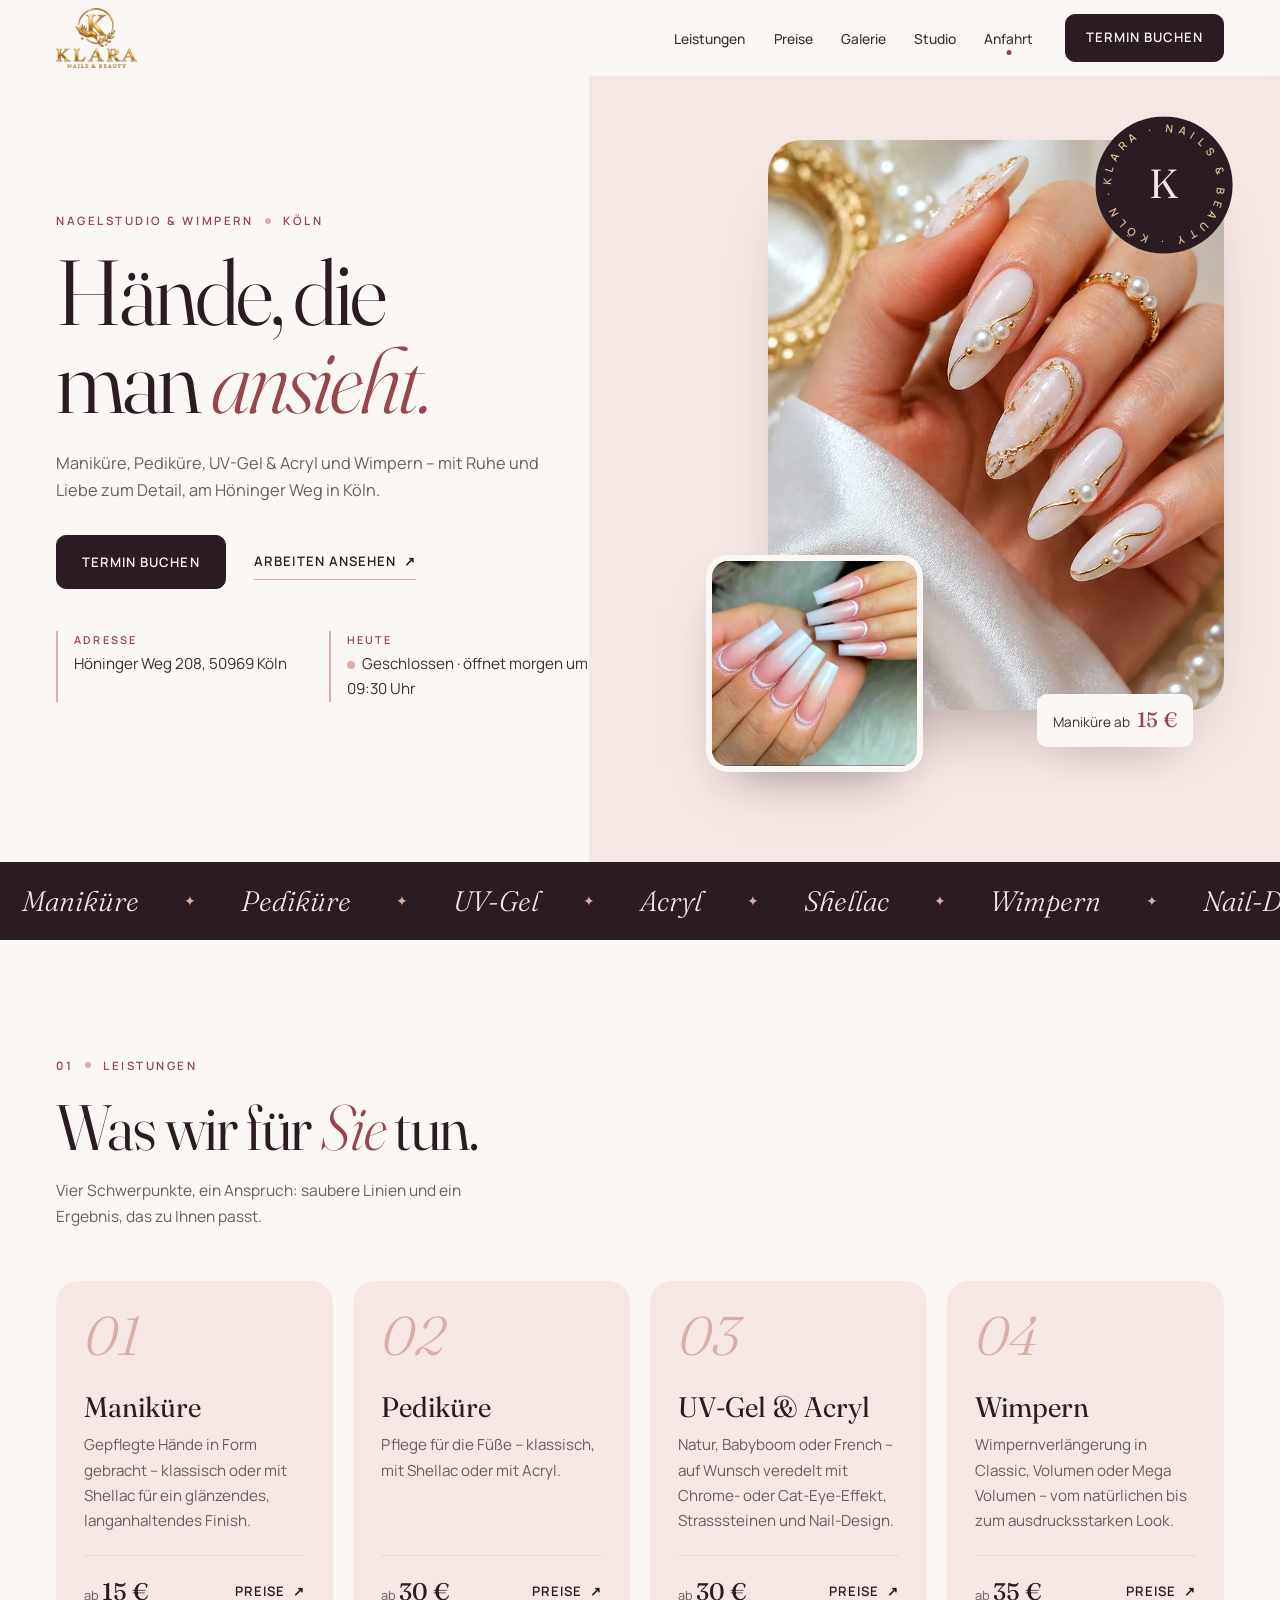
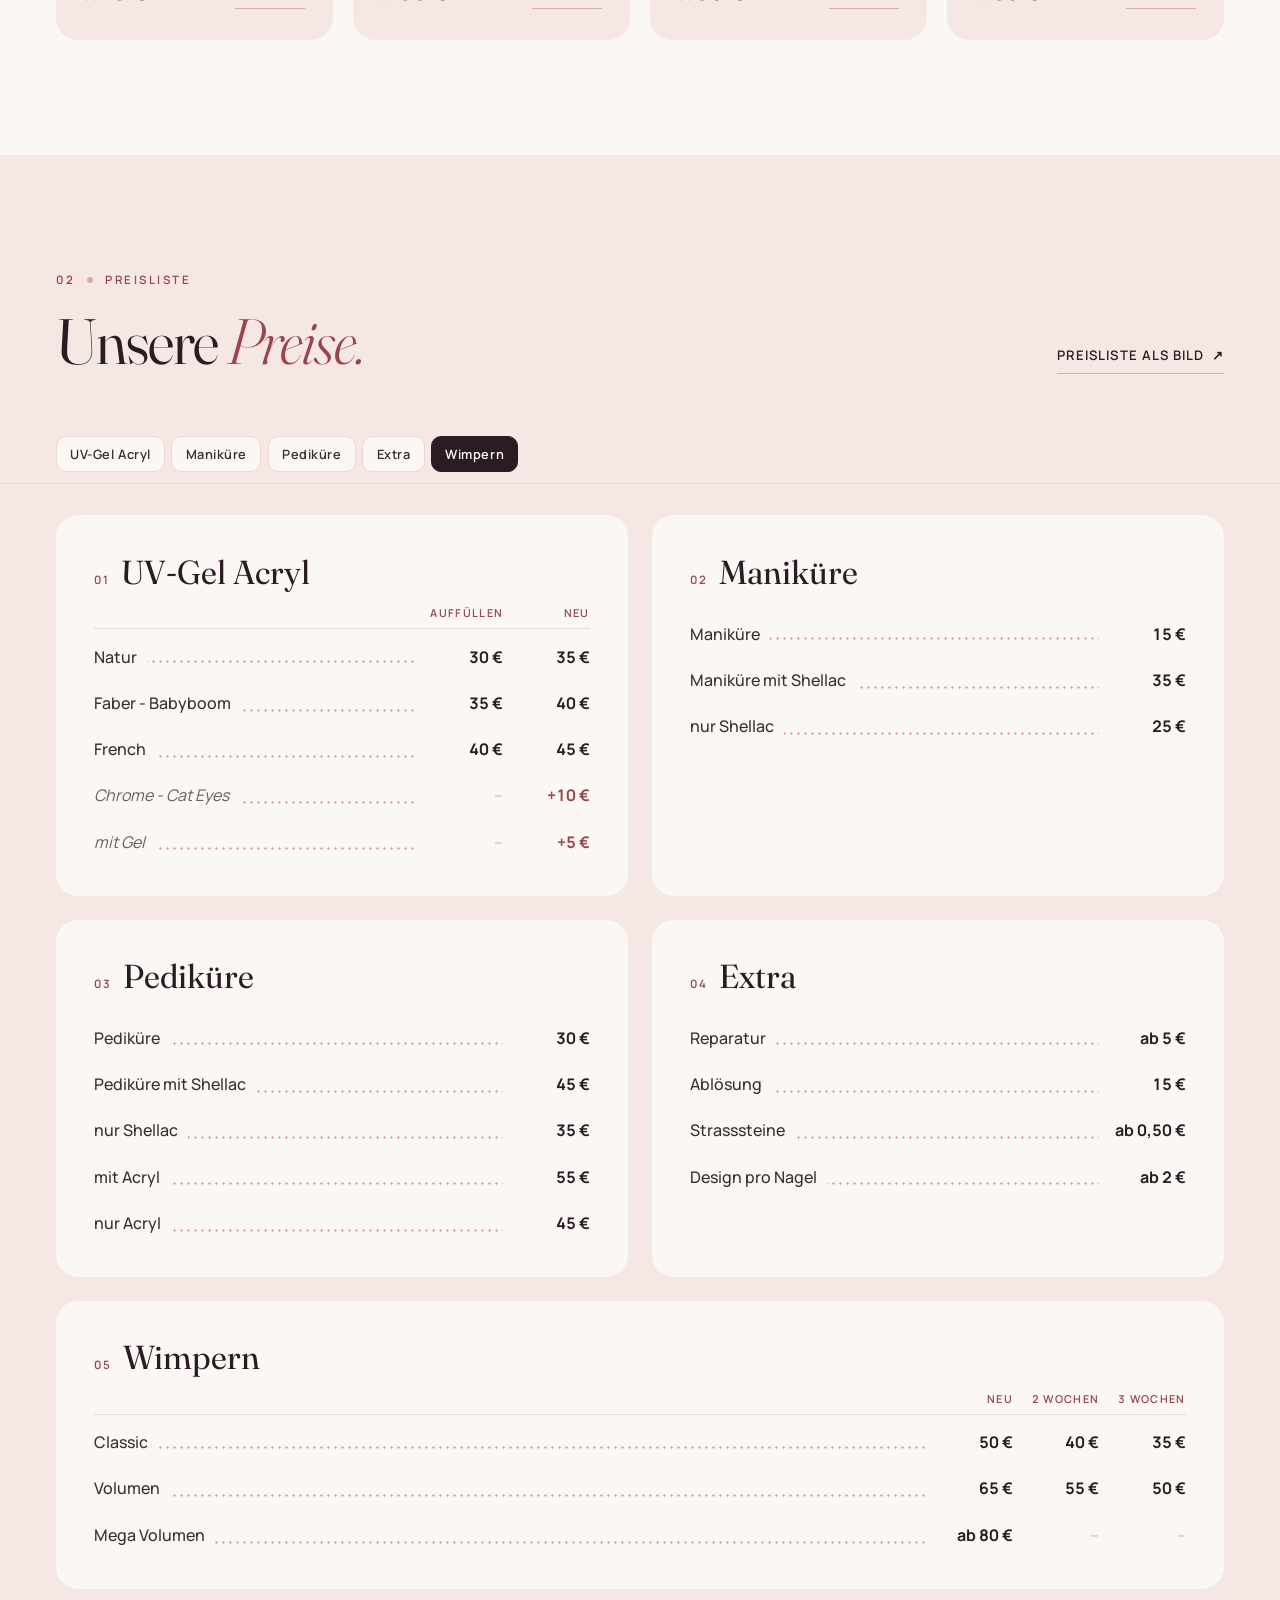
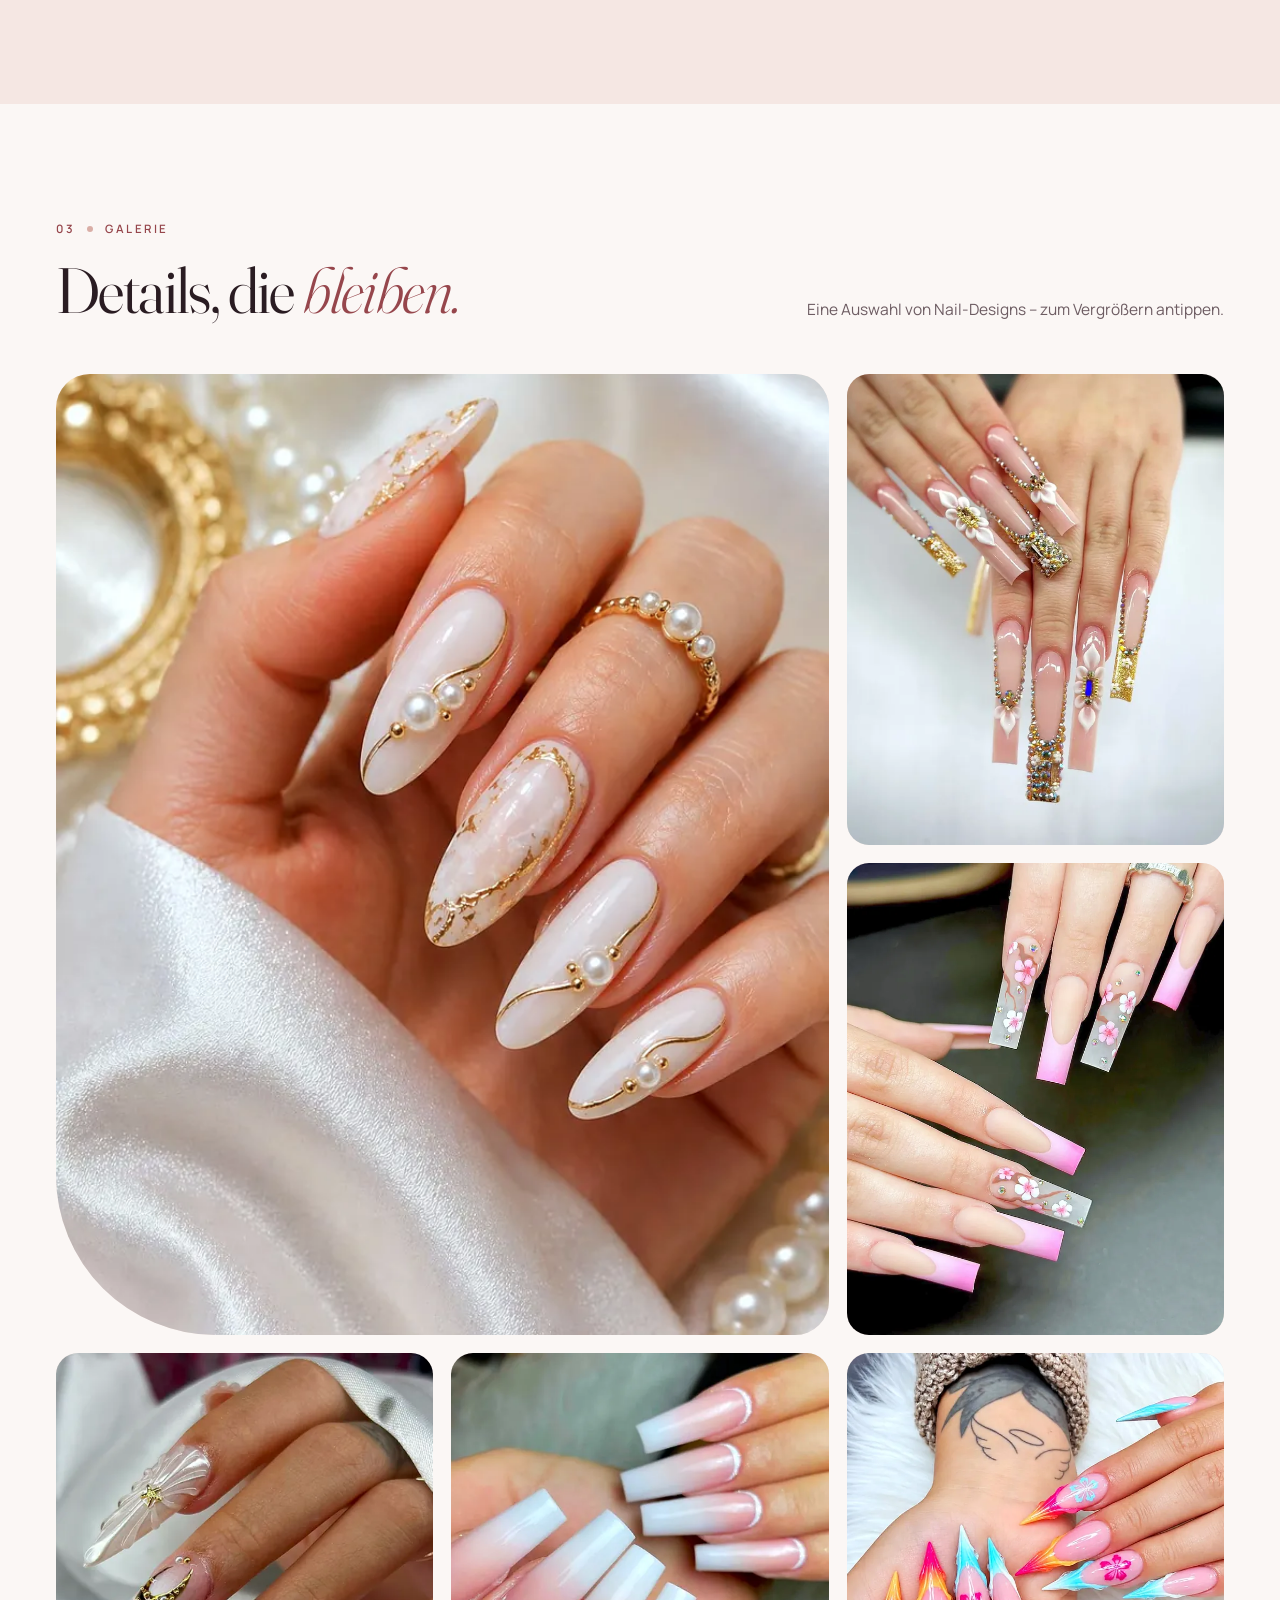
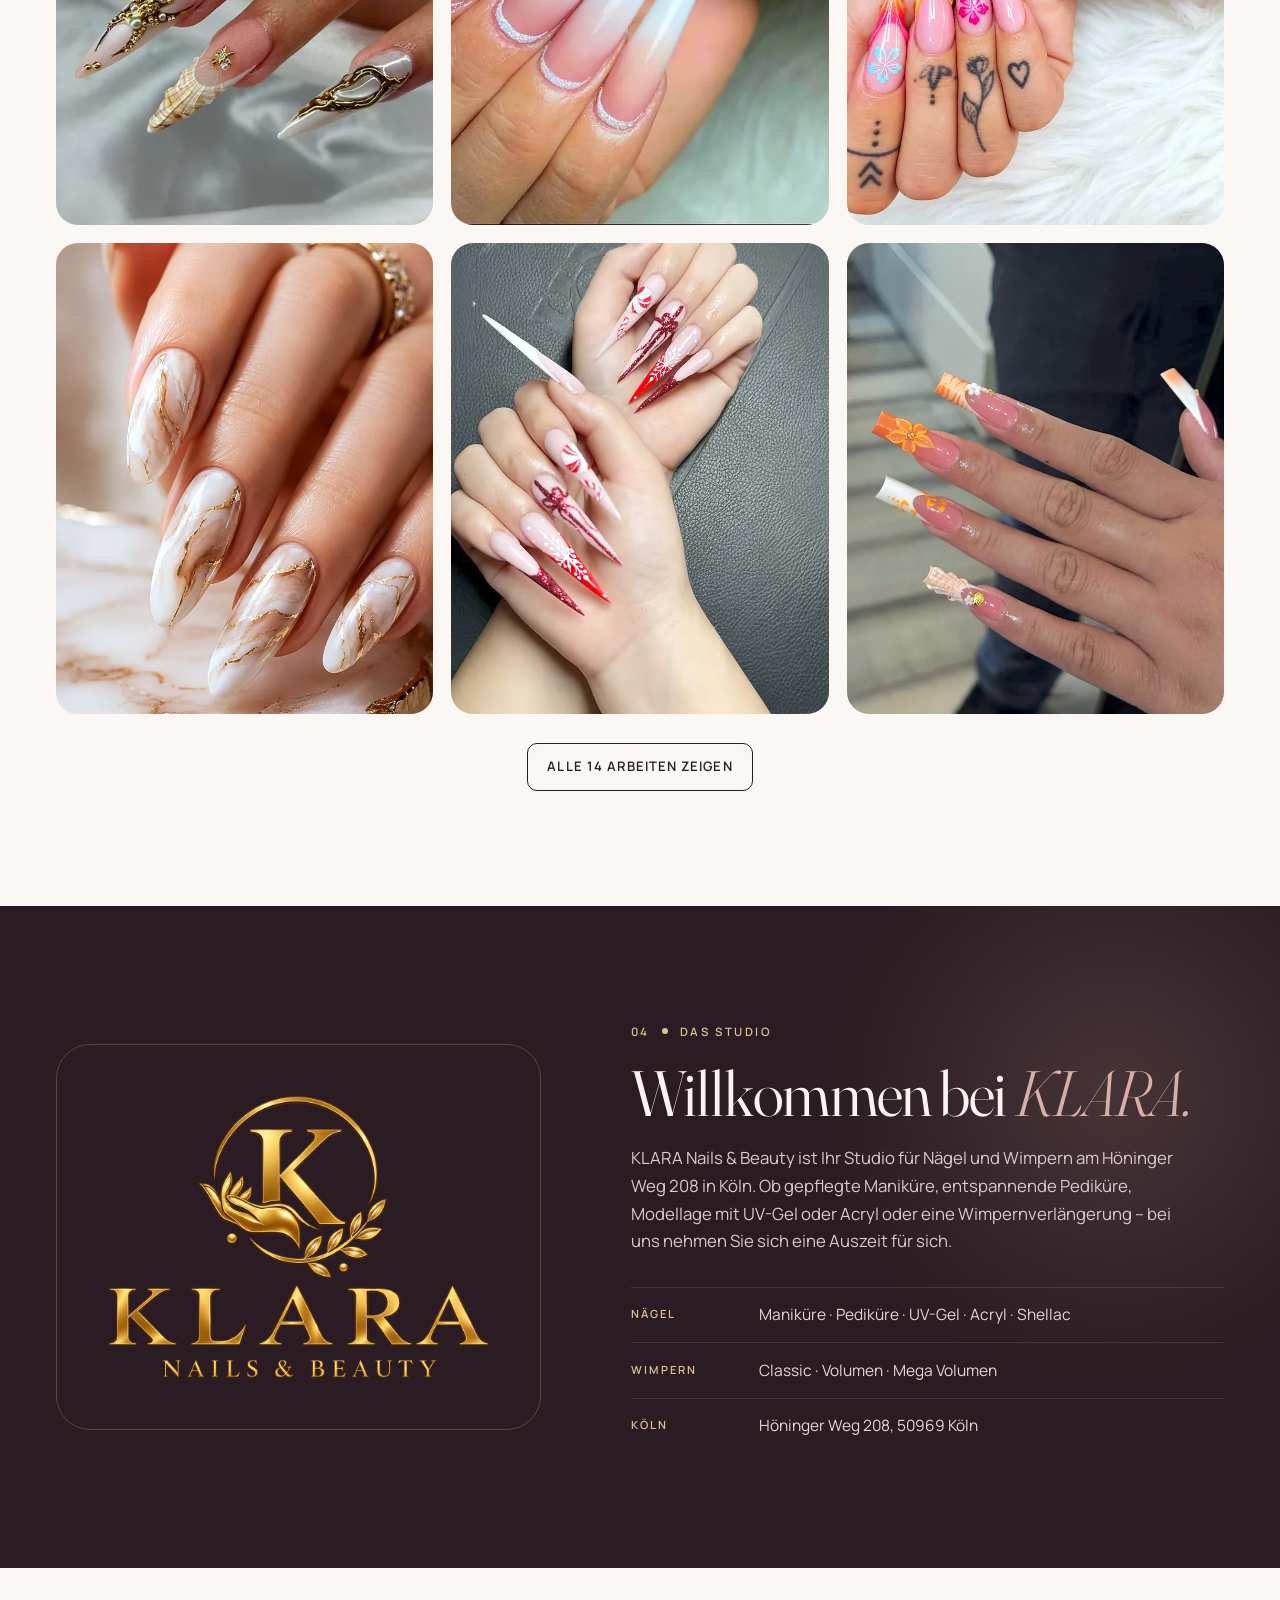
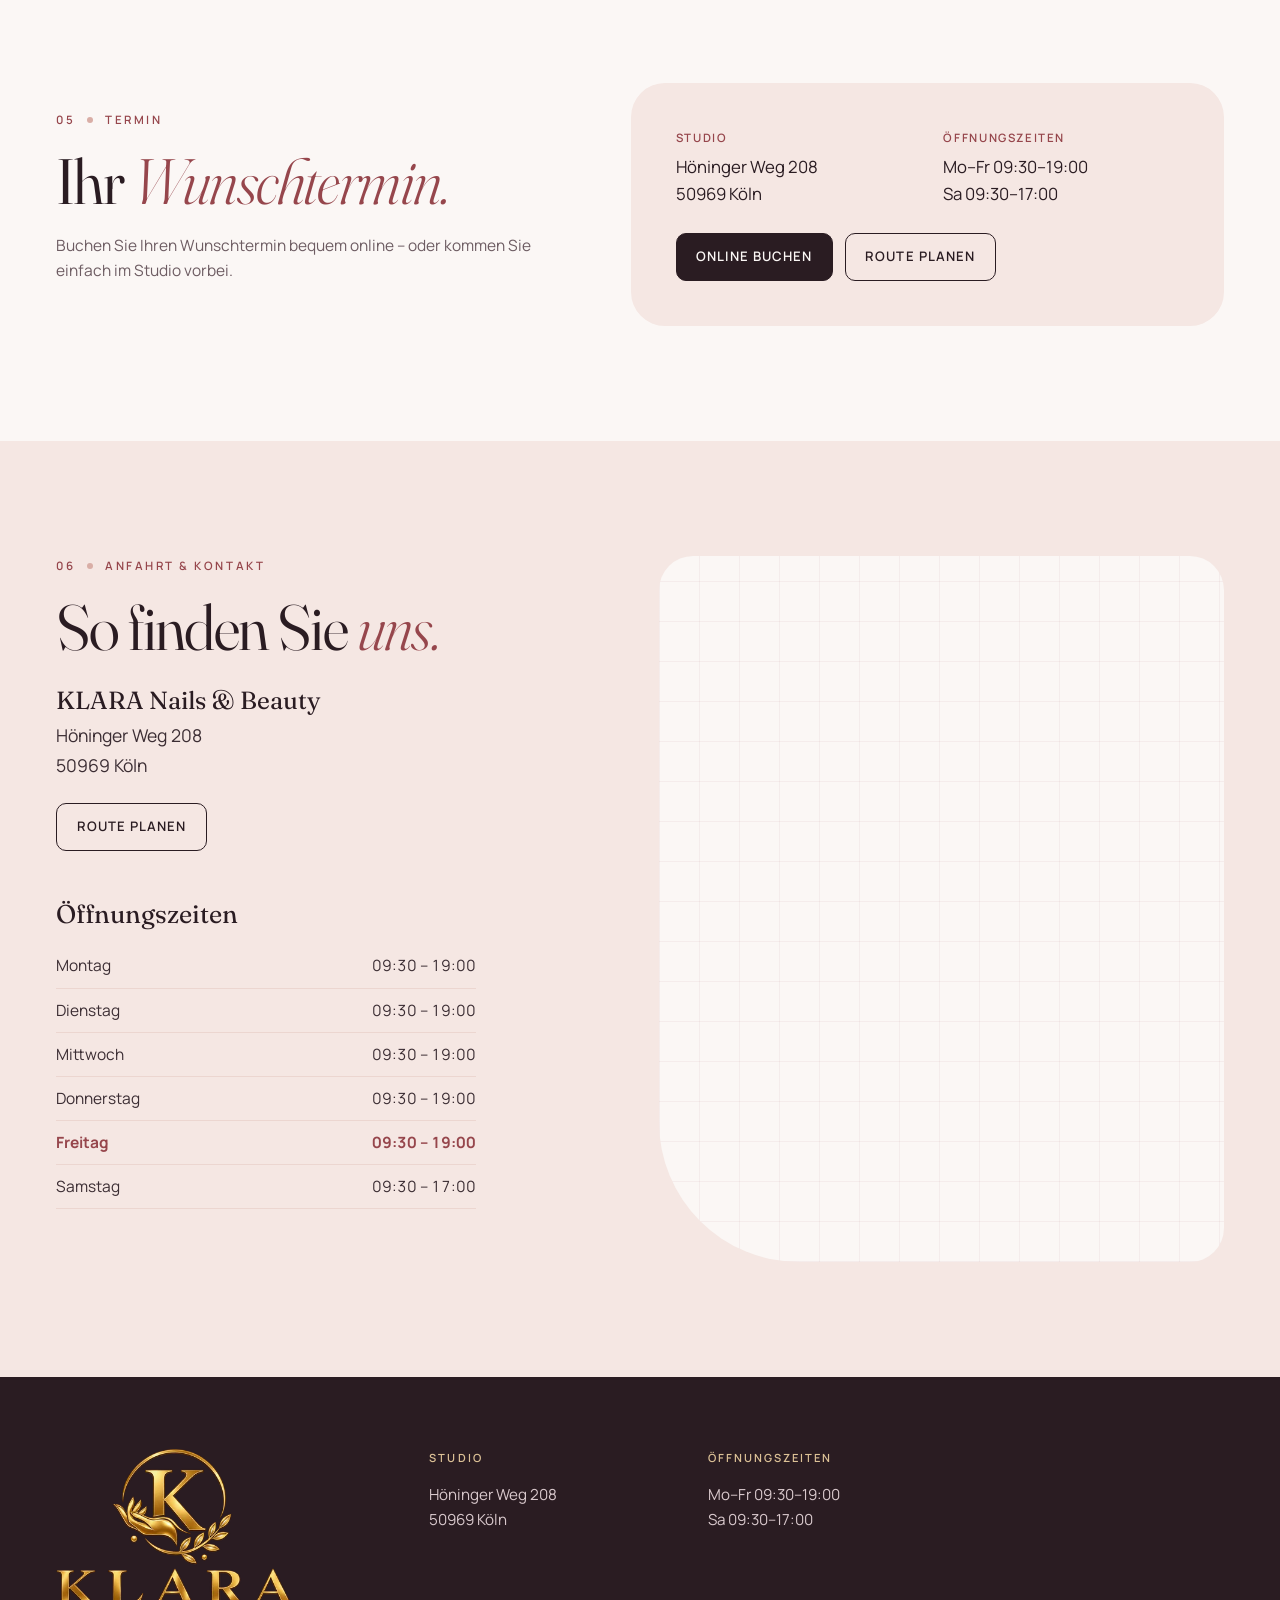
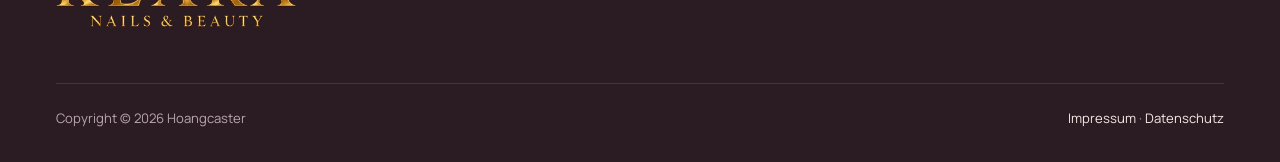
<file: index.html>
<!doctype html>
<html lang="de">
<head>
  <meta charset="utf-8">
  <meta name="viewport" content="width=device-width, initial-scale=1">
  <title>KLARA Nails &amp; Beauty – Nagelstudio &amp; Wimpern in Köln</title>
  <meta name="description" content="KLARA Nails &amp; Beauty in Köln, Höninger Weg 208: Maniküre, Pediküre, UV-Gel &amp; Acryl und Wimpernverlängerung. Preise, Öffnungszeiten und Terminanfrage.">
  <meta name="theme-color" content="#fbf7f5">
  <meta name="format-detection" content="telephone=no">
  <!-- TODO beim Veröffentlichen: echte Domain eintragen -->
  <!-- <link rel="canonical" href="https://www.DOMAIN.de/"> -->
  <meta property="og:type" content="website">
  <meta property="og:locale" content="de_DE">
  <meta property="og:title" content="KLARA Nails &amp; Beauty – Köln">
  <meta property="og:description" content="Maniküre, Pediküre, UV-Gel &amp; Acryl und Wimpern am Höninger Weg 208 in Köln.">
  <meta property="og:image" content="assets/img/galerie/perlen-milchweiss-1440.webp">
  <meta name="geo.region" content="DE-NW">
  <meta name="geo.placename" content="Köln">

  <link rel="icon" href="assets/img/favicon-32.png" type="image/png" sizes="32x32">
  <link rel="apple-touch-icon" href="assets/img/favicon-180.png">
  <link rel="preload" href="assets/fonts/fraunces.woff2" as="font" type="font/woff2" crossorigin>
  <link rel="preload" href="assets/fonts/manrope.woff2" as="font" type="font/woff2" crossorigin>
  <link rel="stylesheet" href="assets/css/styles.css">
  <script>
    (function (d) {
      d.classList.add('js');
      if (!window.matchMedia('(prefers-reduced-motion: reduce)').matches) {
        d.classList.add('is-loading');
        setTimeout(function () { d.classList.remove('is-loading'); }, 8000); /* Failsafe */
      }
    })(document.documentElement);
  </script>
  <script src="assets/js/content.js" defer></script>
  <script src="assets/js/main.js" defer></script>
</head>
<body>
  <!-- ============ PRELOADER ============ -->
  <div class="preloader" data-preloader aria-hidden="true">
    <div class="preloader__layer preloader__layer--rose"></div>
    <div class="preloader__layer preloader__layer--ink"></div>
    <div class="preloader__panel">
      <div class="preloader__inner">
        <img class="preloader__logo" src="assets/img/klara-logo.webp" alt="" width="1000" height="740">
        <p class="preloader__tag">Nails &middot; Lashes &middot; Beauty</p>
        <div class="preloader__bar"><span data-preloader-bar></span></div>
        <p class="preloader__count"><span data-preloader-count>0</span><small>%</small></p>
      </div>
    </div>
  </div>

  <a class="skip-link" href="#main">Zum Inhalt springen</a>


  <!-- ============ HEADER ============ -->
  <header class="site-header" data-header>
    <div class="site-header__inner">
      <a class="brand" href="#top" aria-label="KLARA Nails &amp; Beauty – zum Seitenanfang">
        <img src="assets/img/klara-logo-400.webp" alt="KLARA Nails &amp; Beauty" width="400" height="296">
      </a>

      <nav class="nav" id="nav" aria-label="Hauptnavigation" data-nav>
        <ul>
          <li><a href="#leistungen">Leistungen</a></li>
          <li><a href="#preise">Preise</a></li>
          <li><a href="#galerie">Galerie</a></li>
          <li><a href="#studio">Studio</a></li>
          <li><a href="#kontakt">Anfahrt</a></li>
        </ul>
        <a class="btn btn--dark nav__cta-mobile" href="https://klaranailsbeauty.setmore.com" target="_blank" rel="noopener">Termin buchen</a>
      </nav>

      <a class="btn btn--dark header-cta" href="https://klaranailsbeauty.setmore.com" target="_blank" rel="noopener">Termin buchen</a>
      <button class="menu-toggle" type="button" aria-expanded="false" aria-controls="nav" data-menu-toggle>
        <span class="menu-toggle__lines" aria-hidden="true"></span>
        <span class="sr-only">Menü</span>
      </button>
    </div>
  </header>

  <main id="main">
    <!-- ============ HERO ============ -->
    <section class="hero" id="top" aria-labelledby="hero-title">
      <div class="hero__inner container">
        <div class="hero__copy">
          <p class="kicker hero__stagger"><span>Nagelstudio &amp; Wimpern</span><span>Köln</span></p>
          <h1 class="hero__title hero__stagger" id="hero-title">
            Hände, die<br>man <em>ansieht.</em>
          </h1>
          <p class="hero__lead hero__stagger">
            Maniküre, Pediküre, UV-Gel &amp; Acryl und Wimpern –
            mit Ruhe und Liebe zum Detail, am Höninger Weg in Köln.
          </p>
          <div class="hero__actions hero__stagger">
            <a class="btn btn--dark btn--lg" href="https://klaranailsbeauty.setmore.com" target="_blank" rel="noopener">Termin buchen</a>
            <a class="link-arrow" href="#galerie">Arbeiten ansehen</a>
          </div>
          <dl class="hero__facts hero__stagger">
            <div>
              <dt>Adresse</dt>
              <dd><a href="#kontakt">Höninger Weg 208, 50969 Köln</a></dd>
            </div>
            <div>
              <dt>Heute</dt>
              <dd data-open-status>Mo–Fr 09:30–19:00 · Sa 09:30–17:00</dd>
            </div>
          </dl>
        </div>

        <div class="hero__media" data-parallax>
          <figure class="hero__photo hero__photo--main">
            <img src="assets/img/galerie/perlen-milchweiss-1440.webp"
                 srcset="assets/img/galerie/perlen-milchweiss-720.webp 720w, assets/img/galerie/perlen-milchweiss-1440.webp 1024w"
                 sizes="(max-width: 860px) 80vw, 460px"
                 width="1024" height="1536" fetchpriority="high"
                 alt="Milchweiße Mandel-Nägel mit Perlen und feinen Goldlinien">
          </figure>
          <figure class="hero__photo hero__photo--small">
            <img src="assets/img/galerie/babyboomer-720.webp" width="720" height="721" loading="lazy"
                 alt="Lange Square-Nägel im Babyboomer-Verlauf">
          </figure>
          <svg class="hero__seal" viewBox="0 0 200 200" aria-hidden="true">
            <defs><path id="seal-path" d="M100 100m-76 0a76 76 0 1 1 152 0a76 76 0 1 1-152 0"/></defs>
            <circle cx="100" cy="100" r="98" class="hero__seal-bg"/>
            <g class="hero__seal-ring">
              <text><textPath href="#seal-path" startOffset="0" textLength="470" lengthAdjust="spacing">KLARA · NAILS &amp; BEAUTY · KÖLN · </textPath></text>
            </g>
            <text x="100" y="118" text-anchor="middle" class="hero__seal-k">K</text>
          </svg>
          <p class="hero__chip" data-hero-chip hidden></p>
        </div>
      </div>
    </section>

    <!-- ============ LAUFBAND ============ -->
    <div class="ticker" aria-hidden="true">
      <div class="ticker__track">
        <span>Maniküre</span><span>Pediküre</span><span>UV-Gel</span><span>Acryl</span><span>Shellac</span><span>Wimpern</span><span>Nail-Design</span><span>Köln</span>
        <span>Maniküre</span><span>Pediküre</span><span>UV-Gel</span><span>Acryl</span><span>Shellac</span><span>Wimpern</span><span>Nail-Design</span><span>Köln</span>
      </div>
    </div>

    <!-- ============ LEISTUNGEN ============ -->
    <section class="section services" id="leistungen" aria-labelledby="services-title">
      <div class="container">
        <header class="section-head">
          <p class="kicker reveal"><span>01</span><span>Leistungen</span></p>
          <h2 class="section-title reveal" id="services-title">Was wir für <em>Sie</em> tun.</h2>
          <p class="section-head__text reveal muted">Vier Schwerpunkte, ein Anspruch: saubere Linien und ein Ergebnis, das zu Ihnen passt.</p>
        </header>
        <ol class="services__list" data-services>
          <!-- wird aus content.js befüllt -->
        </ol>
      </div>
    </section>

    <!-- ============ PREISE ============ -->
    <section class="section prices" id="preise" aria-labelledby="prices-title">
      <div class="container">
        <header class="section-head section-head--split">
          <div>
            <p class="kicker reveal"><span>02</span><span>Preisliste</span></p>
            <h2 class="section-title reveal" id="prices-title">Unsere <em>Preise.</em></h2>
          </div>
          <button class="link-arrow reveal" type="button" data-lightbox-open="assets/img/klara-preisliste.svg" data-lightbox-alt="Preisliste von KLARA Nails &amp; Beauty als Bild">
            Preisliste als Bild
          </button>
        </header>

        <nav class="price-tabs" aria-label="Preiskategorien" data-price-tabs></nav>
        <div class="price-menu" data-prices>
          <!-- wird aus content.js befüllt -->
        </div>
        <p class="prices__note" data-price-note></p>
        <noscript>
          <p><a href="assets/img/klara-preisliste.svg">Preisliste öffnen</a></p>
        </noscript>
      </div>
    </section>

    <!-- ============ GALERIE ============ -->
    <section class="section gallery" id="galerie" aria-labelledby="gallery-title">
      <div class="container">
        <header class="section-head section-head--split">
          <div>
            <p class="kicker reveal"><span>03</span><span>Galerie</span></p>
            <h2 class="section-title reveal" id="gallery-title">Details, die <em>bleiben.</em></h2>
          </div>
          <p class="section-head__text reveal muted">Eine Auswahl von Nail-Designs – zum Vergrößern antippen.</p>
        </header>
        <div class="gallery__grid" data-gallery></div>
        <div class="gallery__more" data-gallery-more hidden>
          <button class="btn btn--outline" type="button" data-gallery-toggle>Alle Arbeiten zeigen</button>
        </div>
      </div>
    </section>

    <!-- ============ STUDIO ============ -->
    <section class="section about" id="studio" aria-labelledby="about-title">
      <div class="container about__grid">
        <div class="about__logo reveal">
          <img src="assets/img/klara-logo.webp" alt="" width="1000" height="740" loading="lazy">
        </div>
        <div class="about__copy">
          <p class="kicker kicker--light reveal"><span>04</span><span>Das Studio</span></p>
          <h2 class="section-title reveal" id="about-title">Willkommen bei <em>KLARA.</em></h2>
          <p class="reveal">
            KLARA Nails &amp; Beauty ist Ihr Studio für Nägel und Wimpern am Höninger Weg 208 in Köln.
            Ob gepflegte Maniküre, entspannende Pediküre, Modellage mit UV-Gel oder Acryl oder
            eine Wimpernverlängerung – bei uns nehmen Sie sich eine Auszeit für sich.
          </p>
          <ul class="about__facts reveal">
            <li><span>Nägel</span>Maniküre · Pediküre · UV-Gel · Acryl · Shellac</li>
            <li><span>Wimpern</span>Classic · Volumen · Mega Volumen</li>
            <li><span>Köln</span>Höninger Weg 208, 50969 Köln</li>
          </ul>
        </div>
      </div>
    </section>

    <!-- ============ TERMIN ============ -->
    <section class="section booking" id="termin" aria-labelledby="booking-title">
      <div class="container booking__grid">
        <div class="booking__intro">
          <p class="kicker reveal"><span>05</span><span>Termin</span></p>
          <h2 class="section-title reveal" id="booking-title">Ihr <em>Wunschtermin.</em></h2>
          <p class="reveal muted" data-booking-lead>Wählen Sie Leistung und Zeitraum – wir melden uns mit einem passenden Termin.</p>
          <div class="booking__direct reveal" data-direct-contact></div>
        </div>

        <div class="booking-visit reveal" data-booking-visit hidden></div>

        <form class="booking-form reveal" data-booking-form novalidate>
          <div class="field">
            <label for="bf-service">Leistung</label>
            <select id="bf-service" name="service" required data-service-select></select>
          </div>
          <div class="field-row">
            <div class="field">
              <label for="bf-date">Wunschdatum</label>
              <input id="bf-date" name="date" type="date" required>
            </div>
            <div class="field">
              <label for="bf-time">Uhrzeit</label>
              <select id="bf-time" name="time">
                <option>Vormittags</option>
                <option>Mittags</option>
                <option>Nachmittags</option>
                <option>Flexibel</option>
              </select>
            </div>
          </div>
          <p class="field-hint" data-date-hint aria-live="polite"></p>
          <div class="field">
            <label for="bf-name">Name</label>
            <input id="bf-name" name="name" type="text" autocomplete="name" required>
          </div>
          <div class="field">
            <label for="bf-note">Anmerkung <span class="muted">(optional)</span></label>
            <textarea id="bf-note" name="note" rows="3"></textarea>
          </div>
          <div class="booking-form__send" data-send-buttons></div>
          <p class="booking-form__status" data-booking-status role="status"></p>
        </form>
      </div>
    </section>

    <!-- ============ KONTAKT / ANFAHRT ============ -->
    <section class="section contact" id="kontakt" aria-labelledby="contact-title">
      <div class="container contact__grid">
        <div class="contact__info">
          <p class="kicker reveal"><span>06</span><span>Anfahrt &amp; Kontakt</span></p>
          <h2 class="section-title reveal" id="contact-title">So finden Sie <em>uns.</em></h2>

          <address class="contact__address reveal">
            <strong>KLARA Nails &amp; Beauty</strong><br>
            Höninger Weg 208<br>
            50969 Köln
          </address>
          <a class="btn btn--outline reveal" data-route-link href="#" target="_blank" rel="noopener">Route planen</a>

          <h3 class="contact__sub reveal">Öffnungszeiten</h3>
          <table class="hours reveal" data-hours></table>

          <div class="contact__channels reveal" data-contact-list></div>
        </div>

        <div class="map reveal" data-map>
          <div class="map__consent">
            <svg viewBox="0 0 48 48" aria-hidden="true" class="map__pin"><path d="M24 4c-8 0-14 6-14 14 0 11 14 26 14 26s14-15 14-26c0-8-6-14-14-14Zm0 19a5 5 0 1 1 0-10 5 5 0 0 1 0 10Z"/></svg>
            <p class="muted small">Karte wird geladen …</p>
          </div>
        </div>
      </div>
    </section>
  </main>

  <!-- ============ FOOTER ============ -->
  <footer class="site-footer">
    <div class="container site-footer__grid">
      <div class="site-footer__brand">
        <img src="assets/img/klara-logo-400.webp" alt="KLARA Nails &amp; Beauty" width="400" height="296" loading="lazy">
      </div>
      <div>
        <h2 class="site-footer__h">Studio</h2>
        <p>Höninger Weg 208<br>50969 Köln</p>
      </div>
      <div>
        <h2 class="site-footer__h">Öffnungszeiten</h2>
        <p data-hours-compact>Mo–Fr 09:30–19:00<br>Sa 09:30–17:00</p>
      </div>
      <div>
        <h2 class="site-footer__h">Folgen</h2>
        <ul class="site-footer__social" data-social></ul>
      </div>
    </div>
    <div class="container site-footer__legal">
      <p>Copyright © <span data-year>2026</span> Hoangcaster</p>
      <p><a href="impressum.html">Impressum</a> · <a href="datenschutz.html">Datenschutz</a></p>
    </div>
  </footer>

  <!-- Mobile: fixierte Buchungsleiste -->
  <div class="mobile-bar" data-mobile-bar>
    <a class="btn btn--dark" href="https://klaranailsbeauty.setmore.com" target="_blank" rel="noopener">Termin buchen</a>
    <a class="btn btn--outline" data-route-link href="#" target="_blank" rel="noopener">Route</a>
  </div>

  <!-- Lightbox -->
  <dialog class="lightbox" data-lightbox aria-label="Bildansicht">
    <figure class="lightbox__figure">
      <img alt="" data-lightbox-img>
      <figcaption class="lightbox__caption" data-lightbox-text></figcaption>
    </figure>
    <button class="lightbox__close" type="button" data-lightbox-close aria-label="Schließen">×</button>
    <button class="lightbox__nav lightbox__nav--prev" type="button" data-lightbox-prev aria-label="Vorheriges Bild">‹</button>
    <button class="lightbox__nav lightbox__nav--next" type="button" data-lightbox-next aria-label="Nächstes Bild">›</button>
  </dialog>
</body>
</html>
</file>
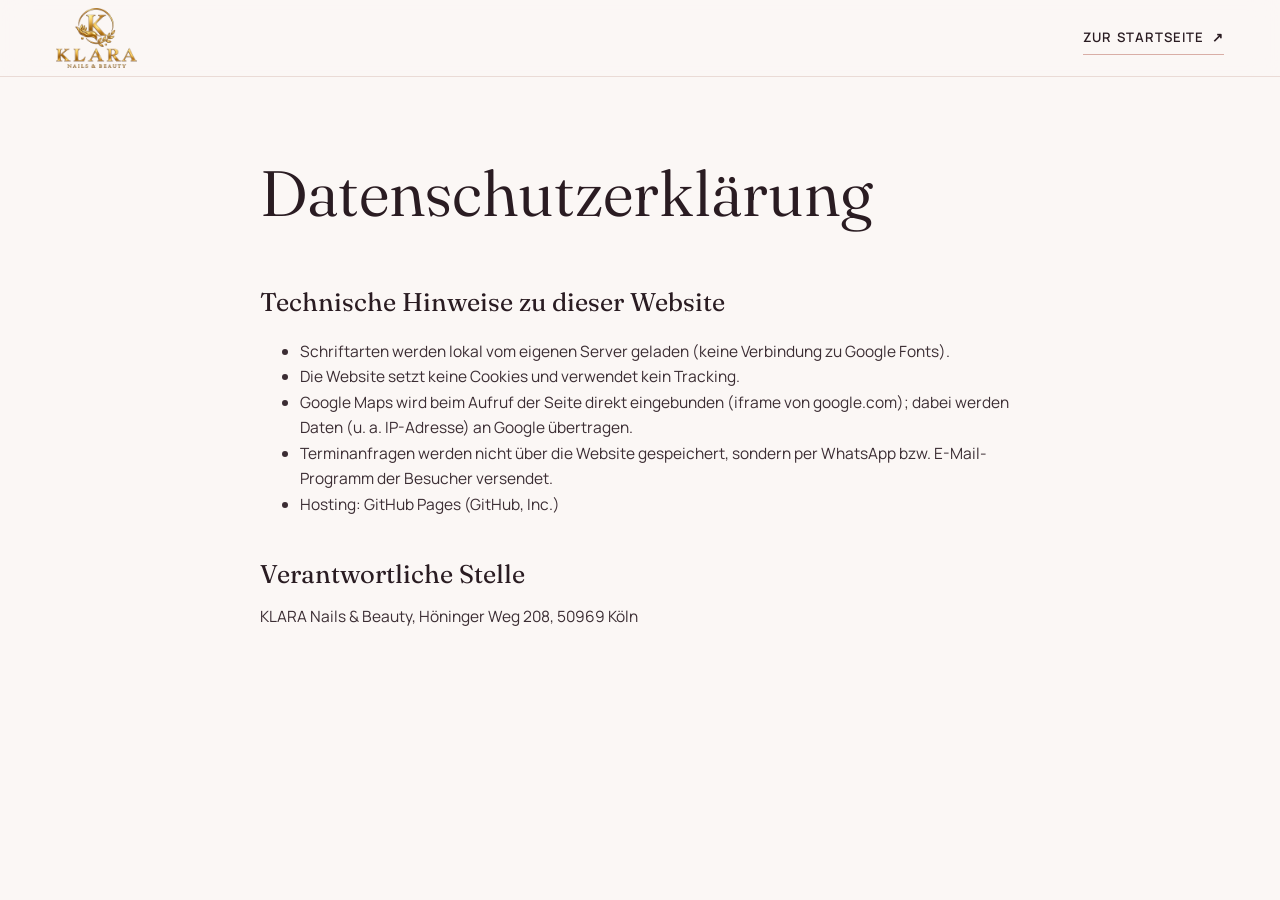
<file: datenschutz.html>
<!doctype html>
<html lang="de">
<head>
  <meta charset="utf-8">
  <meta name="viewport" content="width=device-width, initial-scale=1">
  <title>Datenschutzerklärung – KLARA Nails &amp; Beauty</title>
  <meta name="robots" content="noindex">
  <link rel="icon" href="assets/img/favicon-32.png" type="image/png" sizes="32x32">
  <link rel="apple-touch-icon" href="assets/img/favicon-180.png">
  <link rel="stylesheet" href="assets/css/styles.css">
</head>
<body>
  <header class="site-header is-scrolled">
    <div class="site-header__inner">
      <a class="brand" href="index.html"><img src="assets/img/klara-logo-400.webp" alt="KLARA Nails &amp; Beauty – Startseite" width="400" height="296"></a>
      <a class="link-arrow" href="index.html" style="margin-left:auto">Zur Startseite</a>
    </div>
  </header>
  <main class="container legal">
    <h1>Datenschutzerklärung</h1>
      <h2>Technische Hinweise zu dieser Website</h2>
      <ul>
        <li>Schriftarten werden lokal vom eigenen Server geladen (keine Verbindung zu Google Fonts).</li>
        <li>Die Website setzt keine Cookies und verwendet kein Tracking.</li>
        <li>Google Maps wird beim Aufruf der Seite direkt eingebunden (iframe von google.com); dabei werden Daten (u.&nbsp;a. IP-Adresse) an Google übertragen.</li>
        <li>Terminanfragen werden nicht über die Website gespeichert, sondern per WhatsApp bzw. E-Mail-Programm der Besucher versendet.</li>
        <li>Hosting: GitHub Pages (GitHub, Inc.)</li>
      </ul>
      <h2>Verantwortliche Stelle</h2>
      <p>KLARA Nails &amp; Beauty, Höninger Weg 208, 50969 Köln</p>
  </main>
</body>
</html>
</file>
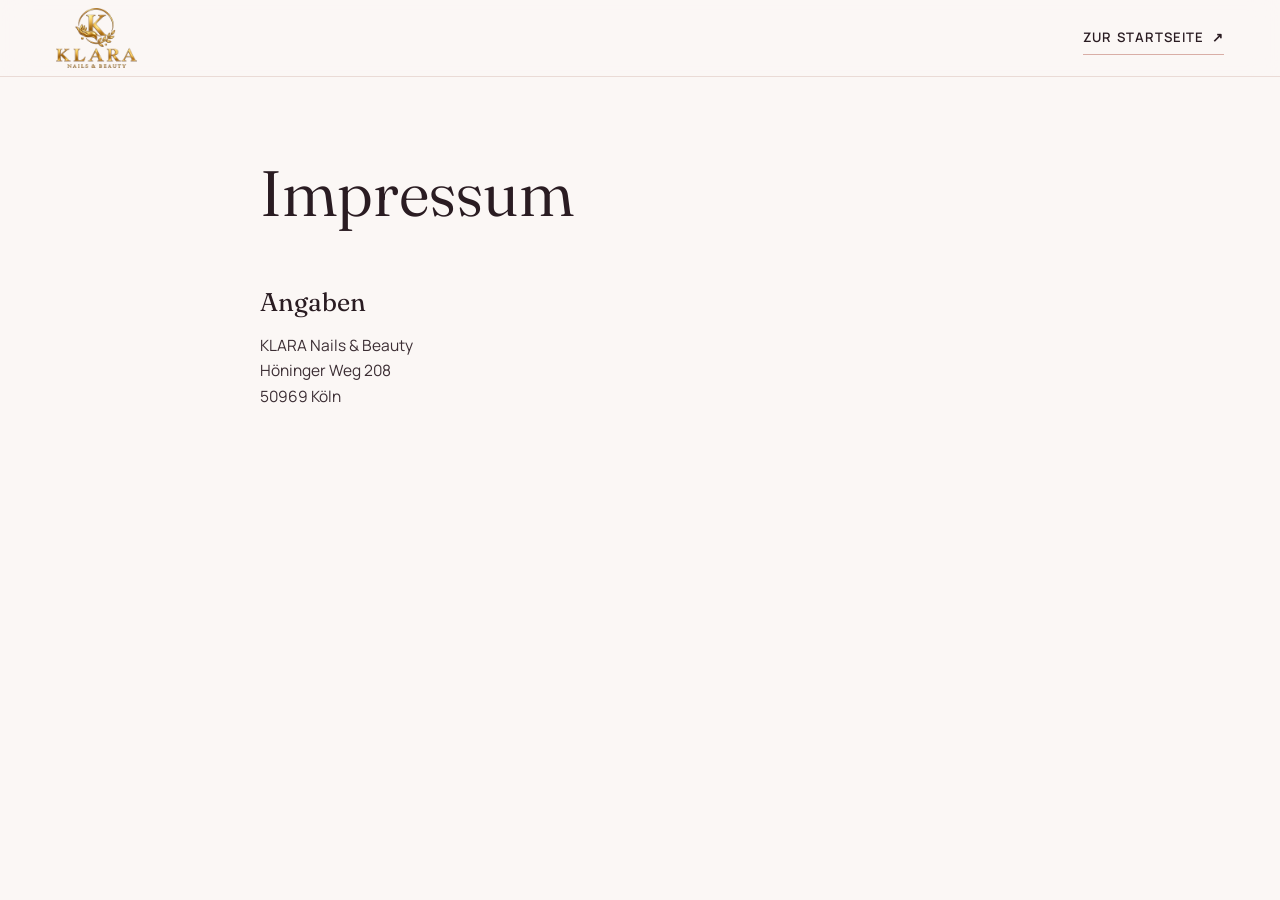
<file: impressum.html>
<!doctype html>
<html lang="de">
<head>
  <meta charset="utf-8">
  <meta name="viewport" content="width=device-width, initial-scale=1">
  <title>Impressum – KLARA Nails &amp; Beauty</title>
  <meta name="robots" content="noindex">
  <link rel="icon" href="assets/img/favicon-32.png" type="image/png" sizes="32x32">
  <link rel="apple-touch-icon" href="assets/img/favicon-180.png">
  <link rel="stylesheet" href="assets/css/styles.css">
</head>
<body>
  <header class="site-header is-scrolled">
    <div class="site-header__inner">
      <a class="brand" href="index.html"><img src="assets/img/klara-logo-400.webp" alt="KLARA Nails &amp; Beauty – Startseite" width="400" height="296"></a>
      <a class="link-arrow" href="index.html" style="margin-left:auto">Zur Startseite</a>
    </div>
  </header>
  <main class="container legal">
    <h1>Impressum</h1>
      <h2>Angaben</h2>
      <p>KLARA Nails &amp; Beauty<br>Höninger Weg 208<br>50969 Köln</p>
  </main>
</body>
</html>
</file>
<file: assets/css/styles.css>
/* =====================================================================
   KLARA Nails & Beauty – Stylesheet
   Stil: „Blush Editorial“ – Porzellanweiß, Rosé, tiefes Aubergine,
   Gold nur als feiner Akzent (aus dem Logo).
   Farben & Schriften zentral in :root anpassen.
   ===================================================================== */

@font-face {
  font-family: "Fraunces";
  src: url("../fonts/fraunces.woff2") format("woff2");
  font-weight: 300 600; font-style: normal; font-display: swap;
}
@font-face {
  font-family: "Fraunces";
  src: url("../fonts/fraunces-italic.woff2") format("woff2");
  font-weight: 300 600; font-style: italic; font-display: swap;
}
@font-face {
  font-family: "Manrope";
  src: url("../fonts/manrope.woff2") format("woff2");
  font-weight: 400 700; font-style: normal; font-display: swap;
}

:root {
  --paper: #fbf7f5;       /* Grundfläche */
  --blush: #f5e7e3;       /* Flächen, Karten */
  --blush-2: #ecd6d0;     /* Linien auf Blush, Hover */
  --rose: #d9aea6;        /* Dekor */
  --rosewood: #96464c;    /* Akzent-Text (Kontrast ≥ 5:1 auf Paper/Blush) */
  --gold: #b48f58;        /* nur Dekor-Linien */
  --gold-soft: #dcc196;   /* Gold auf dunklem Grund */
  --ink: #2a1c22;         /* Text & dunkle Flächen (Aubergine-Schwarz) */
  --ink-2: #3a2830;
  --text: #3b2d33;
  --muted: #6d5c62;
  --line: #eadbd6;
  --danger: #a4382f;

  --serif: "Fraunces", Georgia, "Times New Roman", serif;
  --sans: "Manrope", "Segoe UI", "Helvetica Neue", Arial, sans-serif;

  --header-h: 76px;
  --r-sm: 10px;
  --r: 22px;
  --r-lg: 34px;
  --ease: cubic-bezier(.2, .7, .2, 1);
  --container: 1220px;
  --gutter: clamp(16px, 5vw, 56px);
}

/* ---------- Basis ---------- */
*, *::before, *::after { box-sizing: border-box; }
html { scroll-behavior: smooth; scroll-padding-top: calc(var(--header-h) + 12px); -webkit-text-size-adjust: 100%; }
body {
  margin: 0;
  background: var(--paper);
  color: var(--text);
  font-family: var(--sans);
  font-size: clamp(15.5px, 1vw, 17px);
  line-height: 1.65;
  -webkit-font-smoothing: antialiased;
  text-rendering: optimizeLegibility;
  overflow-x: hidden;
}
img, svg { display: block; max-width: 100%; }
img { height: auto; }
a { color: inherit; }
button { font: inherit; color: inherit; }
p { margin: 0 0 1em; }
h1, h2, h3 { margin: 0; font-weight: 400; }
em { font-style: italic; }
[hidden] { display: none !important; }

.container { width: min(100% - 2 * var(--gutter), var(--container)); margin-inline: auto; }
.sr-only { position: absolute; width: 1px; height: 1px; overflow: hidden; clip: rect(0 0 0 0); clip-path: inset(50%); white-space: nowrap; }
.muted { color: var(--muted); }
.small { font-size: .875em; }

.skip-link {
  position: absolute; left: 12px; top: -60px; z-index: 200;
  background: var(--ink); color: var(--paper); padding: 10px 16px; border-radius: var(--r-sm);
  text-decoration: none; transition: top .2s;
}
.skip-link:focus { top: 12px; }
:focus-visible { outline: 2px solid var(--rosewood); outline-offset: 3px; border-radius: 4px; }
::selection { background: var(--rose); color: var(--ink); }

/* ---------- Typo ---------- */
.kicker {
  display: flex; align-items: center; gap: .75rem;
  font-size: .72rem; font-weight: 600; letter-spacing: .22em; text-transform: uppercase;
  color: var(--rosewood); margin-bottom: 1.2rem;
}
.kicker span + span::before {
  content: ""; display: inline-block; width: 6px; height: 6px; border-radius: 50%;
  background: var(--rose); margin-right: .75rem; vertical-align: middle; position: relative; top: -1px;
}
.kicker--light { color: var(--gold-soft); }
.kicker--light span + span::before { background: var(--gold-soft); }

.section-title {
  font-family: var(--serif);
  font-variation-settings: "opsz" 144;
  font-size: clamp(2.4rem, 5vw, 4.2rem);
  font-weight: 350;
  line-height: 1.02;
  letter-spacing: -.025em;
  color: var(--ink);
  margin-bottom: 1.2rem;
  font-variant-numeric: lining-nums;
}
.section-title em, .hero__title em { color: var(--rosewood); font-weight: 300; }

.section-head { margin-bottom: clamp(2rem, 4vw, 3.4rem); max-width: 46rem; }
.section-head__text { max-width: 30em; margin: 0; }
.section-head--split {
  max-width: none; display: flex; justify-content: space-between; align-items: end; flex-wrap: wrap; gap: 1rem 3rem;
}
.section-head--split .section-title { margin-bottom: 0; }

/* ---------- Buttons & Links ---------- */
.btn {
  --bg: transparent; --fg: var(--ink); --bd: var(--ink);
  display: inline-flex; align-items: center; justify-content: center; gap: .6em;
  min-height: 48px; padding: .75em 1.5em;
  border-radius: var(--r-sm); border: 1px solid var(--bd);
  background: var(--bg); color: var(--fg);
  font-family: var(--sans); font-size: .82rem; font-weight: 600;
  letter-spacing: .08em; text-transform: uppercase; text-decoration: none;
  cursor: pointer; white-space: nowrap;
  transition: background-color .35s var(--ease), color .35s var(--ease), border-color .35s var(--ease), transform .3s var(--ease);
}
.btn:hover { --bg: var(--rosewood); --bd: var(--rosewood); --fg: #fff; }
.btn:active { transform: translateY(1px); }
.btn--dark { --bg: var(--ink); --fg: var(--paper); }
.btn--outline { --bg: transparent; }
.btn--lg { min-height: 54px; padding: .9em 1.9em; }
.btn[disabled], .btn[aria-disabled="true"] { opacity: .45; cursor: not-allowed; pointer-events: none; }

.link-arrow {
  display: inline-flex; align-items: center; gap: .6em;
  background: none; border: 0; padding: .45em 0; cursor: pointer;
  font-family: var(--sans); font-size: .82rem; font-weight: 600;
  letter-spacing: .08em; text-transform: uppercase; text-decoration: none;
  color: var(--ink); border-bottom: 1px solid var(--rose);
  transition: color .3s var(--ease), border-color .3s var(--ease);
}
.link-arrow::after { content: "↗"; font-size: 1em; transition: transform .35s var(--ease); }
.link-arrow:hover { color: var(--rosewood); border-color: var(--rosewood); }
.link-arrow:hover::after { transform: translate(2px, -2px); }

/* ---------- Vorschau-Modus ---------- */
.draft-bar {
  position: relative; z-index: 120;
  background: #fff4dc; color: #5a4317; border-bottom: 1px solid #ecd9a8;
  font-size: .82rem; padding: .55em var(--gutter); text-align: center;
}
.draft-bar code { background: #fff; padding: .1em .4em; border-radius: 4px; }
.draft-bar__hint { opacity: .75; margin-left: .6em; }
.is-draft .unconfirmed { outline: 1.5px dashed var(--danger); outline-offset: 2px; border-radius: 3px; cursor: help; }
.is-draft .unconfirmed::after { content: " ?"; color: var(--danger); font-weight: 700; }
.placeholder {
  font-family: ui-monospace, Consolas, monospace; font-size: .85em;
  background: #fff4dc; color: #6b4e14; border: 1px dashed #d8b765;
  padding: .1em .45em; border-radius: 4px;
}

/* ---------- Header ---------- */
.site-header {
  position: sticky; top: 0; z-index: 100;
  height: var(--header-h);
  background: rgba(251, 247, 245, .9);
  -webkit-backdrop-filter: saturate(1.3) blur(14px);
  backdrop-filter: saturate(1.3) blur(14px);
  transition: box-shadow .4s var(--ease);
}
.site-header.is-scrolled { box-shadow: 0 1px 0 var(--line); }
.site-header__inner {
  height: 100%;
  width: min(100% - 2 * var(--gutter), 1360px); margin-inline: auto;
  display: flex; align-items: center; gap: 2rem;
}
.brand { flex: none; display: block; }
.brand img { height: calc(var(--header-h) - 16px); width: auto; }

.nav { margin-left: auto; }
.nav ul { list-style: none; margin: 0; padding: 0; display: flex; gap: clamp(1rem, 2.2vw, 2.2rem); }
.nav a:not(.btn) {
  text-decoration: none; font-size: .86rem; font-weight: 500; color: var(--text);
  padding: .4em 0; position: relative;
}
.nav a:not(.btn)::after {
  content: ""; position: absolute; left: 50%; bottom: -2px; width: 5px; height: 5px; border-radius: 50%;
  background: var(--rosewood); transform: translateX(-50%) scale(0);
  transition: transform .35s var(--ease);
}
.nav a:not(.btn):hover { color: var(--rosewood); }
.nav a:not(.btn):hover::after, .nav a[aria-current="true"]::after { transform: translateX(-50%) scale(1); }
.nav__cta-mobile { display: none; }

.menu-toggle {
  display: none; margin-left: auto;
  width: 46px; height: 46px; border-radius: var(--r-sm);
  border: 1px solid var(--line); background: var(--paper); cursor: pointer;
  position: relative;
}
.menu-toggle__lines, .menu-toggle__lines::before {
  position: absolute; left: 50%; width: 18px; height: 1.5px; background: var(--ink);
  transform: translateX(-50%); transition: transform .4s var(--ease), top .4s var(--ease);
}
.menu-toggle__lines { top: 19px; }
.menu-toggle__lines::before { content: ""; top: 7px; }
.menu-toggle[aria-expanded="true"] .menu-toggle__lines { top: 22px; transform: translateX(-50%) rotate(45deg); }
.menu-toggle[aria-expanded="true"] .menu-toggle__lines::before { top: 0; transform: translateX(-50%) rotate(-90deg); left: 50%; }

@media (max-width: 920px) {
  :root { --header-h: 66px; }
  .header-cta { display: none; }
  .menu-toggle { display: block; }
  .nav {
    position: fixed; inset: 0; z-index: -1;
    background: var(--blush);
    display: flex; flex-direction: column; justify-content: center; align-items: center; gap: 2.4rem;
    opacity: 0; visibility: hidden;
    transition: opacity .45s var(--ease), visibility .45s;
  }
  .nav ul { flex-direction: column; align-items: center; gap: .9rem; }
  .nav a:not(.btn) { font-family: var(--serif); font-size: 2.2rem; font-weight: 350; color: var(--ink); }
  .nav li { opacity: 0; transform: translateY(14px); transition: opacity .45s var(--ease), transform .45s var(--ease); }
  .nav.is-open { opacity: 1; visibility: visible; }
  .nav.is-open li { opacity: 1; transform: none; }
  .nav.is-open li:nth-child(2) { transition-delay: .05s; }
  .nav.is-open li:nth-child(3) { transition-delay: .1s; }
  .nav.is-open li:nth-child(4) { transition-delay: .15s; }
  .nav.is-open li:nth-child(5) { transition-delay: .2s; }
  .nav__cta-mobile { display: inline-flex; }
  body.nav-open { overflow: hidden; }
  /* backdrop-filter würde das fixierte Menü im Header einsperren */
  body.nav-open .site-header { -webkit-backdrop-filter: none; backdrop-filter: none; background: var(--blush); }
}

/* ---------- Hero ---------- */
.hero {
  position: relative;
  padding-block: clamp(2rem, 5vw, 4.5rem) clamp(3.5rem, 7vw, 6.5rem);
  overflow: hidden;
}
.hero::before {
  /* großer Rosé-Farbfleck hinter den Fotos */
  content: ""; position: absolute; right: -8vw; top: -10%; width: min(62vw, 820px); height: 120%;
  background: var(--blush); border-radius: 0 0 0 var(--r-lg); pointer-events: none;
}
.hero__inner {
  position: relative;
  display: grid; grid-template-columns: 1.05fr .95fr; gap: clamp(2rem, 6vw, 6rem); align-items: center;
}
.hero__title {
  font-family: var(--serif);
  font-variation-settings: "opsz" 144;
  font-size: clamp(3rem, 7.2vw, 6.6rem);
  font-weight: 330;
  line-height: .95; letter-spacing: -.035em;
  color: var(--ink);
  margin-bottom: 1.6rem;
}
.hero__lead { font-size: clamp(1.02rem, 1.25vw, 1.15rem); max-width: 31em; color: var(--muted); margin-bottom: 2rem; }
.hero__actions { display: flex; flex-wrap: wrap; align-items: center; gap: 1rem 1.8rem; margin-bottom: 2.6rem; }
.hero__facts {
  display: grid; grid-template-columns: repeat(2, minmax(0, max-content)); gap: 1rem 2.6rem; margin: 0;
}
.hero__facts > div { padding-left: 1rem; border-left: 2px solid var(--rose); }
.hero__facts dt { font-size: .68rem; letter-spacing: .2em; text-transform: uppercase; color: var(--rosewood); font-weight: 600; margin-bottom: .15rem; }
.hero__facts dd { margin: 0; font-size: .95rem; }
.hero__facts a { text-decoration: none; }
.hero__facts a:hover { text-decoration: underline; text-decoration-color: var(--rose); text-underline-offset: 4px; }

.status-dot { display: inline-block; width: 8px; height: 8px; border-radius: 50%; margin-right: .5em; vertical-align: middle; background: var(--muted); }
.status-dot--open { background: #5f8a5a; box-shadow: 0 0 0 0 rgba(95, 138, 90, .5); animation: pulse 2.4s infinite; }
.status-dot--closed { background: var(--rose); }
@keyframes pulse { 70% { box-shadow: 0 0 0 8px rgba(95, 138, 90, 0); } 100% { box-shadow: 0 0 0 0 rgba(95, 138, 90, 0); } }

.hero__media { position: relative; margin: 0; padding: 0 0 12% 12%; }
.hero__photo { margin: 0; overflow: hidden; background: var(--blush-2); }
.hero__photo img { width: 100%; height: 100%; object-fit: cover; }
.hero__photo--main {
  aspect-ratio: 4 / 5; border-radius: var(--r-lg) var(--r-lg) var(--r-lg) 140px;
  box-shadow: 0 40px 80px -45px rgba(42, 28, 34, .45);
}
.hero__photo--main img { animation: slowzoom 20s ease-in-out infinite alternate; }
@keyframes slowzoom { from { transform: scale(1.02); } to { transform: scale(1.09); } }
.hero__photo--small {
  position: absolute; left: 0; bottom: 0; width: 42%; aspect-ratio: 1;
  border-radius: var(--r); border: 6px solid var(--paper);
  box-shadow: 0 24px 50px -28px rgba(42, 28, 34, .55);
}
.hero__seal {
  position: absolute; right: -2%; top: -4%; width: clamp(96px, 11vw, 140px); height: auto; overflow: visible;
}
.hero__seal-bg { fill: var(--ink); }
.hero__seal text { font-family: var(--sans); font-size: 15.5px; font-weight: 600; letter-spacing: 3.2px; fill: var(--gold-soft); }
.hero__seal .hero__seal-k { font-family: var(--serif); font-size: 58px; font-weight: 350; letter-spacing: 0; fill: #f5e7e3; }
.hero__seal-ring { transform-origin: 100px 100px; animation: spin 26s linear infinite; }
@keyframes spin { to { transform: rotate(360deg); } }
.hero__chip {
  position: absolute; right: 6%; bottom: 4%; margin: 0;
  background: var(--paper); color: var(--text); font-size: .85rem;
  padding: .6rem 1rem; border-radius: var(--r-sm);
  box-shadow: 0 18px 40px -22px rgba(42, 28, 34, .5);
}
.hero__chip strong { font-family: var(--serif); font-size: 1.3rem; font-weight: 450; color: var(--rosewood); margin-left: .2em; }

/* Hero Intro-Animation */
.hero__stagger { animation: rise 1s var(--ease) both; }
.hero__stagger:nth-child(2) { animation-delay: .08s; }
.hero__stagger:nth-child(3) { animation-delay: .16s; }
.hero__stagger:nth-child(4) { animation-delay: .24s; }
.hero__stagger:nth-child(5) { animation-delay: .32s; }
.hero__media { animation: rise 1.3s .12s var(--ease) both; }
@keyframes rise { from { opacity: 0; transform: translateY(24px); } }

@media (max-width: 860px) {
  .hero::before { right: -20vw; top: 0; width: 90vw; height: min(108vw, 440px); }
  .hero__inner { grid-template-columns: 1fr; }
  .hero__media { order: -1; width: min(86%, 400px); margin-inline: auto; }
  .hero__facts { grid-template-columns: 1fr; }
}

/* ---------- Laufband ---------- */
.ticker { overflow: hidden; padding: 1rem 0; background: var(--ink); }
.ticker__track { display: flex; width: max-content; animation: marquee 40s linear infinite; }
.ticker span {
  font-family: var(--serif); font-style: italic; font-weight: 300; font-size: clamp(1.3rem, 2.2vw, 1.8rem);
  color: #f5e7e3; padding-inline: 1.4rem; display: inline-flex; align-items: center; gap: 2.8rem;
}
.ticker span::after { content: "✦"; font-style: normal; font-size: .5em; color: var(--rose); }
@keyframes marquee { to { transform: translateX(-50%); } }

/* ---------- Sections ---------- */
.section { padding-block: clamp(4.5rem, 9vw, 8.5rem); position: relative; }

/* ---------- Leistungen ---------- */
.services__list {
  list-style: none; margin: 0; padding: 0;
  display: grid; grid-template-columns: repeat(4, minmax(0, 1fr)); gap: clamp(12px, 1.6vw, 20px);
}
.service {
  position: relative; display: flex; flex-direction: column;
  background: var(--blush); border-radius: var(--r);
  padding: clamp(1.4rem, 2.2vw, 2rem); min-height: 22rem;
  transition: background-color .45s var(--ease), color .45s var(--ease), transform .45s var(--ease);
}
.service__no {
  font-family: var(--serif); font-style: italic; font-weight: 300; font-size: 3.4rem; line-height: 1;
  color: var(--rose); margin-bottom: 1.8rem;
  transition: color .45s var(--ease);
}
.service__title {
  font-family: var(--serif); font-variation-settings: "opsz" 72; font-weight: 400;
  font-size: clamp(1.6rem, 2.2vw, 2rem); line-height: 1.1; color: var(--ink); margin-bottom: .6rem;
  transition: color .45s var(--ease);
}
.service__text { color: var(--muted); font-size: .95rem; margin-bottom: 1.4rem; transition: color .45s var(--ease); }
.service__meta { margin-top: auto; display: flex; flex-wrap: wrap; align-items: center; justify-content: space-between; gap: .6rem 1rem; padding-top: 1rem; border-top: 1px solid var(--blush-2); transition: border-color .45s var(--ease); }
.service__from { font-size: .8rem; color: var(--muted); }
.service__from strong { font-family: var(--serif); font-size: 1.5rem; font-weight: 450; color: var(--ink); font-variant-numeric: lining-nums; transition: color .45s var(--ease); }
.service:hover { background: var(--ink); transform: translateY(-4px); }
.service:hover .service__title, .service:hover .service__from strong { color: #fff; }
.service:hover .service__text, .service:hover .service__from { color: #d9c9cd; }
.service:hover .service__no { color: var(--gold-soft); }
.service:hover .service__meta { border-color: rgba(255, 255, 255, .16); }
.service:hover .link-arrow { color: #fff; border-color: var(--gold-soft); }

@media (max-width: 1080px) { .services__list { grid-template-columns: repeat(2, minmax(0, 1fr)); } .service { min-height: 18rem; } }
@media (max-width: 560px) {
  .services__list { grid-template-columns: 1fr; }
  .service { min-height: 0; }
  .service__no { font-size: 2.4rem; padding-bottom: 1rem; }
}

/* ---------- Preise ---------- */
.prices { background: var(--blush); }

/* Kategorie-Navigation: fest unter dem Header, mit eigener Fläche (verdeckt nichts) */
.price-tabs {
  position: sticky; top: var(--header-h); z-index: 10;
  display: flex; gap: .4rem; overflow-x: auto; scrollbar-width: none;
  margin: 0 calc(-1 * var(--gutter)) 2rem; padding: .7rem var(--gutter);
  background: var(--blush);
  box-shadow: 0 1px 0 var(--blush-2);
}
.price-tabs::-webkit-scrollbar { display: none; }
.price-tabs a {
  flex: none; text-decoration: none; font-size: .8rem; font-weight: 600; letter-spacing: .04em;
  padding: .5em 1.05em; border-radius: var(--r-sm);
  color: var(--text); background: var(--paper); border: 1px solid var(--blush-2);
  transition: background-color .3s var(--ease), color .3s var(--ease), border-color .3s var(--ease);
}
.price-tabs a:hover { border-color: var(--rosewood); color: var(--rosewood); }
.price-tabs a[aria-current="true"] { background: var(--ink); color: #fff; border-color: var(--ink); }

.price-menu {
  display: grid; grid-template-columns: repeat(2, minmax(0, 1fr)); gap: clamp(14px, 2vw, 24px);
}
.price-cat {
  background: var(--paper); border-radius: var(--r);
  padding: clamp(1.3rem, 3vw, 2.4rem) clamp(1.2rem, 3vw, 2.6rem) clamp(1rem, 2.4vw, 2rem);
  scroll-margin-top: calc(var(--header-h) + 76px);
}
.price-cat--wide { grid-column: 1 / -1; }
.price-cat__title {
  font-family: var(--serif); font-variation-settings: "opsz" 72; font-weight: 400;
  font-size: clamp(1.7rem, 2.6vw, 2.2rem); line-height: 1.1; color: var(--ink);
  display: flex; align-items: baseline; gap: .7rem; margin-bottom: 1rem;
}
.price-cat__title small { font-family: var(--sans); font-size: .72rem; font-weight: 600; letter-spacing: .15em; color: var(--rosewood); }

.price-table { width: 100%; border-collapse: collapse; font-variant-numeric: tabular-nums lining-nums; }
.price-table th, .price-table td { padding: .62rem 0; text-align: left; vertical-align: baseline; }
.price-table thead th {
  font-size: .68rem; font-weight: 600; letter-spacing: .12em; text-transform: uppercase; color: var(--rosewood);
  padding: 0 0 .5rem; border-bottom: 1px solid var(--blush-2); line-height: 1.3;
}
.price-table .num { text-align: right; width: 5.4rem; padding-left: .9rem; white-space: nowrap; }
.price-table--cols-3 thead .num { white-space: normal; }
/* Punktierte Führungslinie zwischen Leistung und Preis – wie auf der gedruckten Preisliste */
.price-table tbody th {
  font-weight: 500; font-size: 1rem; color: var(--text);
  background-image: radial-gradient(circle, var(--rose) 1px, transparent 1.4px);
  background-size: 7px 7px; background-repeat: repeat-x; background-position: 0 calc(50% + .45em);
}
.price-table__name { background: var(--paper); padding-right: .6rem; position: relative; }
.price-table tbody td { font-weight: 700; color: var(--ink); font-size: 1rem; }
.price-table tbody tr:first-child th, .price-table tbody tr:first-child td { padding-top: .9rem; }
.price-table .is-surcharge th { font-weight: 400; font-style: italic; color: var(--muted); }
.price-table .is-surcharge td { color: var(--rosewood); }
.price-table .dash { color: var(--rose); font-weight: 400; }
.price-table--single thead { position: absolute; width: 1px; height: 1px; overflow: hidden; clip: rect(0 0 0 0); clip-path: inset(50%); }

.prices__note { font-size: .85rem; color: var(--muted); margin: 1.6rem 0 0; }
.prices__note:empty { display: none; }

@media (max-width: 860px) {
  .price-menu { grid-template-columns: 1fr; }
}
@media (max-width: 480px) {
  .price-table .num { width: 3.9rem; padding-left: .5rem; }
  .price-table--cols-3 .num { width: 3.5rem; padding-left: .35rem; }
  .price-table thead th { font-size: .6rem; letter-spacing: .06em; }
  .price-table tbody th, .price-table tbody td { font-size: .95rem; }
}

/* ---------- Galerie ---------- */
/* Gleichmäßiges Raster: erstes Bild groß (2×2), alle anderen 4:5 – keine Lücken. */
.gallery__grid {
  display: grid; grid-template-columns: repeat(3, minmax(0, 1fr)); gap: clamp(8px, 1.4vw, 18px);
}
.tile {
  margin: 0; position: relative; aspect-ratio: 4 / 5;
  border-radius: var(--r); overflow: hidden; background: var(--blush);
}
.tile:first-child { grid-column: span 2; grid-row: span 2; aspect-ratio: auto; border-radius: var(--r-lg) var(--r-lg) var(--r-lg) 160px; }
.tile button { all: unset; display: block; width: 100%; height: 100%; cursor: zoom-in; }
.tile button:focus-visible { outline: 3px solid var(--rosewood); outline-offset: -3px; }
.tile img { position: absolute; inset: 0; width: 100%; height: 100%; object-fit: cover; transition: transform 1s var(--ease); }
.tile:hover img { transform: scale(1.045); }
.tile__label {
  position: absolute; left: .8rem; bottom: .8rem; pointer-events: none;
  background: rgba(251, 247, 245, .92); color: var(--ink);
  font-size: .76rem; font-weight: 600; letter-spacing: .04em;
  padding: .32em .75em; border-radius: 8px;
  opacity: 0; transform: translateY(6px); transition: opacity .35s var(--ease), transform .35s var(--ease);
}
.tile:hover .tile__label, .tile:focus-within .tile__label { opacity: 1; transform: none; }
@media (hover: none) { .tile__label { opacity: 1; transform: none; } }
.gallery__more { display: flex; justify-content: center; margin-top: 1.8rem; }
@media (max-width: 700px) {
  .gallery__grid { grid-template-columns: repeat(2, minmax(0, 1fr)); }
  .tile:first-child { border-radius: var(--r) var(--r) var(--r) 90px; }
  .tile__label { left: .5rem; bottom: .5rem; font-size: .7rem; }
}

/* ---------- Studio ---------- */
.about { background: var(--ink); color: #e4d6da; overflow: hidden; }
.about::before {
  content: ""; position: absolute; right: -12vw; top: -20%; width: 50vw; aspect-ratio: 1;
  border-radius: 50%; background: radial-gradient(circle, rgba(217, 174, 166, .16), transparent 65%); pointer-events: none;
}
.about__grid { display: grid; grid-template-columns: .9fr 1.1fr; gap: clamp(2rem, 7vw, 7rem); align-items: center; position: relative; }
.about__logo {
  padding: clamp(1.5rem, 4vw, 3.5rem); border: 1px solid rgba(220, 193, 150, .25); border-radius: var(--r-lg);
}
.about .section-title { color: #fbf3f1; }
.about .section-title em { color: var(--rose); }
.about p:not(.kicker) { color: #d9c9cd; font-size: 1.05rem; max-width: 34em; }
.about__facts { list-style: none; padding: 0; margin: 2rem 0 0; display: grid; gap: 0; }
.about__facts li { display: grid; grid-template-columns: 7rem 1fr; gap: 1rem; padding: .9rem 0; border-top: 1px solid rgba(255, 255, 255, .1); }
.about__facts span { font-size: .7rem; font-weight: 600; letter-spacing: .18em; text-transform: uppercase; color: var(--gold-soft); padding-top: .25em; }
@media (max-width: 860px) {
  .about__grid { grid-template-columns: 1fr; }
  .about__logo { max-width: 420px; }
  .about__facts li { grid-template-columns: 1fr; gap: .15rem; }
}

/* ---------- Termin ---------- */
.booking__grid { display: grid; grid-template-columns: .9fr 1.1fr; gap: clamp(2rem, 7vw, 7rem); align-items: start; }
.booking__direct { display: flex; flex-wrap: wrap; gap: .8rem; margin-top: 1.6rem; }
.booking-form {
  background: var(--blush); border-radius: var(--r-lg);
  padding: clamp(1.4rem, 4vw, 3rem);
}
.field { display: grid; gap: .4rem; margin-bottom: 1.2rem; }
.field-row { display: grid; grid-template-columns: 1fr 1fr; gap: 1rem; }
.field label { font-size: .72rem; font-weight: 600; letter-spacing: .14em; text-transform: uppercase; color: var(--rosewood); }
.field input, .field select, .field textarea {
  width: 100%; font: inherit; color: var(--ink); background: var(--paper);
  border: 1px solid var(--blush-2); border-radius: var(--r-sm);
  padding: .7rem .9rem; min-height: 48px;
  transition: border-color .3s var(--ease), box-shadow .3s var(--ease);
}
.field select { appearance: none; background-image: linear-gradient(45deg, transparent 50%, var(--rosewood) 50%), linear-gradient(135deg, var(--rosewood) 50%, transparent 50%); background-position: calc(100% - 18px) 55%, calc(100% - 13px) 55%; background-size: 5px 5px; background-repeat: no-repeat; padding-right: 2.2rem; }
.field textarea { resize: vertical; min-height: 96px; }
.field input:focus, .field select:focus, .field textarea:focus { outline: none; border-color: var(--rosewood); box-shadow: 0 0 0 3px rgba(150, 70, 76, .14); }
.field [aria-invalid="true"] { border-color: var(--danger); }
.field-hint { font-size: .85rem; color: var(--rosewood); margin: -.5rem 0 1rem; min-height: 1px; }
.booking-form__send { display: flex; flex-wrap: wrap; gap: .8rem; margin-top: 1.6rem; }
.booking-form__status { font-size: .9rem; margin: 1rem 0 0; color: var(--muted); }
.booking-form__status:empty { display: none; }
.notice {
  font-size: .92rem; color: var(--muted); padding: 1rem 1.2rem; border-radius: var(--r-sm);
  background: var(--blush); margin: 0;
}
.booking__direct:empty { display: none; }
/* Variante ohne Online-Kanal: Hinweis auf Besuch im Studio statt Formular */
.booking--visit .booking__grid { align-items: center; }
.booking-visit {
  display: grid; grid-template-columns: 1fr 1fr; gap: 1.6rem 2rem; align-items: start;
  background: var(--blush); border-radius: var(--r-lg); padding: clamp(1.4rem, 4vw, 2.8rem);
}
.booking-visit p { margin: 0; font-size: 1.05rem; color: var(--ink); line-height: 1.6; }
.booking-visit__label { display: block; font-size: .72rem; font-weight: 600; letter-spacing: .14em; text-transform: uppercase; color: var(--rosewood); margin-bottom: .4rem; }
.booking-visit__actions { grid-column: 1 / -1; display: flex; flex-wrap: wrap; gap: .75rem; }
@media (max-width: 860px) { .booking__grid { grid-template-columns: 1fr; } }
@media (max-width: 480px) { .booking-visit { grid-template-columns: 1fr; } }
@media (max-width: 420px) { .field-row { grid-template-columns: 1fr; gap: 0; } }

/* ---------- Kontakt ---------- */
.contact { background: var(--blush); }
.contact__grid { display: grid; grid-template-columns: 1fr 1.1fr; gap: clamp(2rem, 7vw, 7rem); align-items: start; }
.contact__address { font-style: normal; font-size: 1.1rem; line-height: 1.7; margin-bottom: 1.4rem; }
.contact__address strong { font-family: var(--serif); font-size: 1.55rem; font-weight: 400; color: var(--ink); }
.contact__sub { font-family: var(--serif); font-size: 1.6rem; font-weight: 400; color: var(--ink); margin: 2.6rem 0 .6rem; }
.hours { width: 100%; max-width: 420px; border-collapse: collapse; font-variant-numeric: tabular-nums; }
.hours th, .hours td { padding: .55rem 0; border-bottom: 1px solid var(--blush-2); text-align: left; font-weight: 400; }
.hours td { text-align: right; }
.hours tr.is-today th, .hours tr.is-today td { color: var(--rosewood); font-weight: 700; }
.contact__channels { display: grid; gap: .5rem; margin-top: 2rem; }
.contact__channels a { text-decoration: none; }
.contact__channels a:hover { text-decoration: underline; text-decoration-color: var(--rose); text-underline-offset: 4px; }
.contact__channels .row { display: grid; grid-template-columns: 6.5rem 1fr; gap: 1rem; align-items: baseline; }
.contact__channels .row > :last-child { justify-self: start; }
.contact__channels .row > span:first-child { font-size: .7rem; font-weight: 600; letter-spacing: .14em; text-transform: uppercase; color: var(--rosewood); }

.map {
  position: relative; aspect-ratio: 4 / 5; width: 100%;
  border-radius: var(--r-lg) var(--r-lg) var(--r-lg) 140px; overflow: hidden;
  background:
    repeating-linear-gradient(0deg, rgba(150, 70, 76, .06) 0 1px, transparent 1px 40px),
    repeating-linear-gradient(90deg, rgba(150, 70, 76, .06) 0 1px, transparent 1px 40px),
    var(--paper);
}
.map iframe { position: absolute; inset: 0; width: 100%; height: 100%; border: 0; filter: grayscale(.3); }
.map__consent {
  position: absolute; inset: 0; display: flex; flex-direction: column; align-items: center; justify-content: center;
  text-align: center; padding: 3rem 2rem;
}
.map__consent p { max-width: 24em; }
.map__pin { width: 46px; fill: var(--rosewood); margin-bottom: 1rem; animation: bob 3s ease-in-out infinite; }
@keyframes bob { 50% { transform: translateY(-6px); } }
@media (max-width: 860px) {
  .contact__grid { grid-template-columns: 1fr; }
  .map { aspect-ratio: 1 / 1; border-radius: var(--r-lg) var(--r-lg) var(--r-lg) 90px; }
}

/* ---------- Footer ---------- */
.site-footer { background: var(--ink); color: #d9c9cd; padding: 4.5rem 0 2rem; font-size: .95rem; }
.site-footer__grid { display: grid; grid-template-columns: 1.4fr 1fr 1fr 1fr; gap: 2.5rem; }
.site-footer__brand img { width: min(240px, 100%); height: auto; }
.site-footer__h { font-family: var(--sans); font-size: .7rem; letter-spacing: .18em; text-transform: uppercase; color: var(--gold-soft); margin-bottom: .9rem; font-weight: 600; }
.site-footer a { color: #f5e7e3; text-decoration: none; }
.site-footer a:hover { color: var(--rose); }
.site-footer__social { list-style: none; margin: 0; padding: 0; display: grid; gap: .4rem; }
.site-footer__legal {
  display: flex; justify-content: space-between; flex-wrap: wrap; gap: .5rem 2rem;
  margin-top: 3.5rem; padding-top: 1.5rem; border-top: 1px solid rgba(255, 255, 255, .1);
  font-size: .82rem; color: #b8a6ac;
}
.site-footer__legal p { margin: 0; }
@media (max-width: 860px) {
  .site-footer__grid { grid-template-columns: 1fr 1fr; }
  .site-footer__brand { grid-column: 1 / -1; }
}

/* ---------- Mobile-Leiste ---------- */
.mobile-bar { display: none; }
@media (max-width: 720px) {
  .mobile-bar {
    display: grid; grid-template-columns: 1fr auto; gap: .5rem;
    position: fixed; left: 12px; right: 12px; bottom: calc(12px + env(safe-area-inset-bottom)); z-index: 90;
    padding: 7px; border-radius: 14px;
    background: rgba(251, 247, 245, .94);
    -webkit-backdrop-filter: blur(12px); backdrop-filter: blur(12px);
    box-shadow: 0 12px 30px -10px rgba(42, 28, 34, .35), 0 0 0 1px var(--line);
    transform: translateY(150%); transition: transform .45s var(--ease);
  }
  .mobile-bar.is-visible { transform: none; }
  .site-footer { padding-bottom: 6.5rem; }
}

/* ---------- Lightbox ---------- */
.lightbox {
  border: 0; padding: 0; background: transparent; color: #fff;
  width: 100vw; height: 100vh; max-width: none; max-height: none; margin: 0;
  overflow: hidden;
}
.lightbox[open] { display: flex; align-items: center; justify-content: center; animation: fade .35s var(--ease); }
@keyframes fade { from { opacity: 0; } }
.lightbox::backdrop { background: rgba(26, 16, 20, .9); }
.lightbox__figure { margin: 0; display: flex; flex-direction: column; align-items: center; gap: .8rem; max-width: min(92vw, 1000px); }
.lightbox img { max-height: 84vh; max-width: 100%; width: auto; border-radius: 12px; background: var(--paper); box-shadow: 0 30px 80px rgba(0, 0, 0, .45); }
.lightbox__caption { font-size: .85rem; letter-spacing: .04em; color: #e9dadd; }
.lightbox__close, .lightbox__nav {
  position: absolute; width: 48px; height: 48px; border-radius: 50%;
  border: 1px solid rgba(255, 255, 255, .25); background: rgba(255, 255, 255, .08); color: #fff;
  font-size: 1.8rem; line-height: 1; cursor: pointer;
  display: grid; place-items: center;
  transition: background-color .3s var(--ease);
}
.lightbox__close:hover, .lightbox__nav:hover { background: rgba(255, 255, 255, .2); }
.lightbox__close { top: 16px; right: 16px; }
.lightbox__nav { top: 50%; transform: translateY(-50%); }
.lightbox__nav--prev { left: 16px; }
.lightbox__nav--next { right: 16px; }
.lightbox.is-single .lightbox__nav { display: none; }
@media (max-width: 600px) {
  .lightbox__nav { top: auto; bottom: 18px; transform: none; }
  .lightbox__nav--prev { left: calc(50% - 60px); }
  .lightbox__nav--next { right: calc(50% - 60px); }
  .lightbox img { max-height: 74vh; }
}

/* ---------- Scroll-Reveal ---------- */
.js .reveal { opacity: 0; transform: translateY(22px); transition: opacity .9s var(--ease), transform .9s var(--ease); transition-delay: var(--d, 0s); }
.js .reveal.is-visible { opacity: 1; transform: none; }

/* ---------- Unterseiten (Impressum / Datenschutz) ---------- */
.legal { padding-block: 4rem 6rem; max-width: 760px; }
.legal h1 { font-family: var(--serif); font-weight: 350; font-size: clamp(2.6rem, 6vw, 4rem); color: var(--ink); margin-bottom: 2rem; }
.legal h2 { font-family: var(--serif); font-weight: 400; font-size: 1.6rem; color: var(--ink); margin: 2.2rem 0 .6rem; }

/* ---------- Reduzierte Bewegung ---------- */
/* ---------- Preloader ---------- */
.preloader { display: none; }
.js.is-loading .preloader,
.js .preloader.is-leaving { display: block; }
.preloader {
  position: fixed; inset: 0; z-index: 9999; pointer-events: none;
  animation: preloader-failsafe 0s 8.5s forwards;
}
.js.is-loading .preloader { pointer-events: auto; }
.js.is-loading body { overflow: hidden; }
@keyframes preloader-failsafe { to { visibility: hidden; } }

.preloader__panel, .preloader__layer { position: absolute; inset: 0; will-change: transform; }
.preloader__layer--rose { background: var(--rose); }
.preloader__layer--ink { background: var(--ink); }
.preloader__panel {
  display: grid; place-items: center; background: var(--paper);
  background-image: radial-gradient(60% 50% at 50% 45%, var(--blush) 0%, rgba(245, 231, 227, 0) 70%);
}
.preloader__inner { display: grid; justify-items: center; text-align: center; padding: 0 16px; }

.preloader__logo {
  width: min(300px, 68vw); height: auto;
  clip-path: inset(0 50% 0 50%); opacity: 0; transform: scale(.94);
  animation: pl-logo 1.1s .15s var(--ease) forwards;
}
@keyframes pl-logo { to { clip-path: inset(0 0 0 0); opacity: 1; transform: none; } }

.preloader__tag {
  margin: .9rem 0 0; font-family: var(--sans); font-size: .7rem; font-weight: 600;
  letter-spacing: .42em; text-transform: uppercase; color: var(--muted);
  opacity: 0; transform: translateY(8px); animation: pl-fade .8s .6s var(--ease) forwards;
}
.preloader__bar {
  position: relative; width: min(220px, 56vw); height: 1px; margin-top: 2rem;
  background: var(--line); overflow: hidden;
  opacity: 0; animation: pl-fade .6s .5s var(--ease) forwards;
}
.preloader__bar span {
  position: absolute; inset: 0; background: linear-gradient(90deg, var(--rose), var(--gold));
  transform-origin: left; transform: scaleX(0);
}
.preloader__bar::after {
  content: ""; position: absolute; top: 0; bottom: 0; width: 40px; left: -40px;
  background: linear-gradient(90deg, transparent, rgba(255, 255, 255, .9), transparent);
  animation: pl-shine 1.4s .8s ease-in-out infinite;
}
@keyframes pl-shine { to { left: 100%; } }
.preloader__count {
  margin: .9rem 0 0; font-family: var(--serif); font-style: italic; font-weight: 300;
  font-size: 1.05rem; color: var(--rosewood); font-variant-numeric: tabular-nums lining-nums;
  opacity: 0; animation: pl-fade .6s .6s var(--ease) forwards;
}
.preloader__count small { font-size: .7em; margin-left: .1em; }
@keyframes pl-fade { to { opacity: 1; transform: none; } }

/* Ausgang: Inhalt hebt ab, dann ziehen drei Vorhänge versetzt nach oben */
.preloader.is-leaving .preloader__inner { transition: opacity .45s var(--ease), transform .6s var(--ease); opacity: 0; transform: translateY(-24px); }
.preloader.is-leaving .preloader__panel { transition: transform .9s .25s cubic-bezier(.76, 0, .24, 1); transform: translateY(-100%); }
.preloader.is-leaving .preloader__layer--ink { transition: transform .9s .37s cubic-bezier(.76, 0, .24, 1); transform: translateY(-100%); }
.preloader.is-leaving .preloader__layer--rose { transition: transform .9s .49s cubic-bezier(.76, 0, .24, 1); transform: translateY(-100%); }

/* Hero-Intro wartet, bis der Vorhang fällt */
.is-loading .hero__stagger,
.is-loading .hero__media { animation-play-state: paused; }

@media (prefers-reduced-motion: reduce) {
  .preloader { display: none !important; }
  html { scroll-behavior: auto; }
  *, *::before, *::after { animation: none !important; transition-duration: .01ms !important; transition-delay: 0s !important; }
  .js .reveal { opacity: 1; transform: none; }
  .ticker__track { transform: none; }
}
</file>
